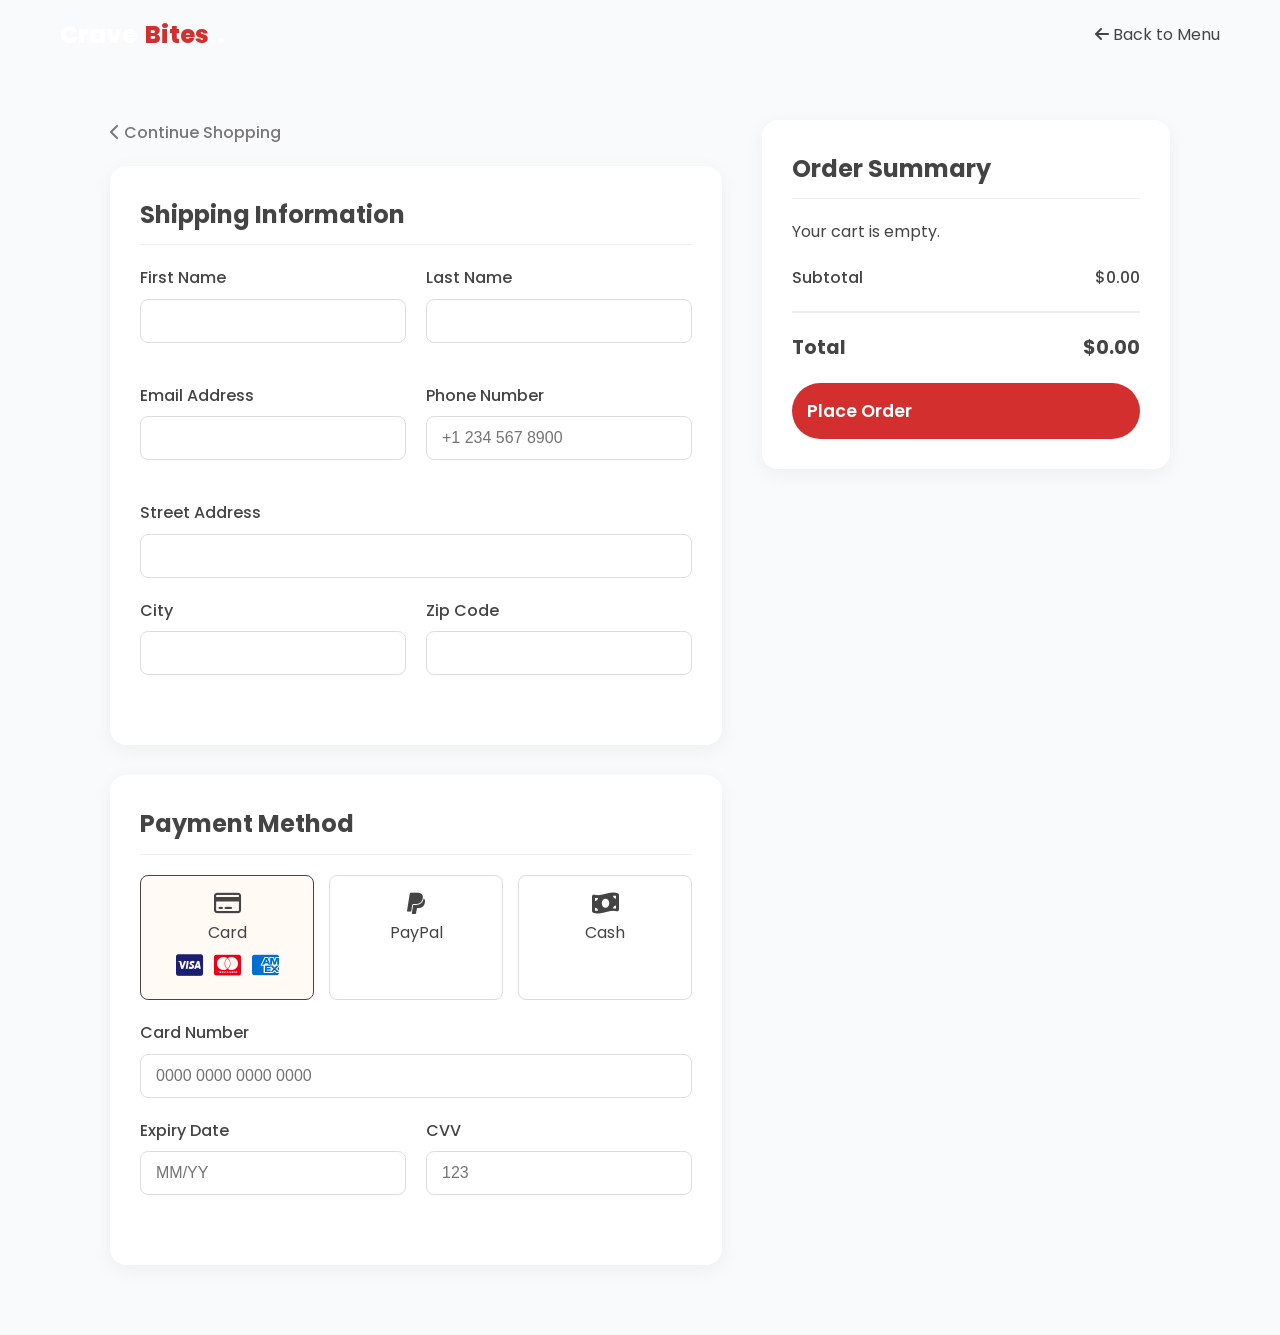
<file: checkout.html>
<!DOCTYPE html>
<html lang="en">

<head>
    <meta charset="UTF-8">
    <meta name="viewport" content="width=device-width, initial-scale=1.0">
    <title>Secure Checkout | CraveBites</title>
    <meta name="description"
        content="Complete your CraveBites order securely. Fast delivery, multiple payment options, and delicious food at your doorstep.">
    <meta name="keywords" content="checkout, food order, pay for food, CraveBites delivery">
    <link rel="preconnect" href="https://fonts.googleapis.com">
    <link rel="preconnect" href="https://fonts.gstatic.com" crossorigin>
    <link href="https://fonts.googleapis.com/css2?family=Poppins:wght@300;400;600;700&display=swap" rel="stylesheet">
    <link rel="stylesheet" href="https://cdnjs.cloudflare.com/ajax/libs/font-awesome/6.4.0/css/all.min.css">
    <link rel="apple-touch-icon" sizes="180x180" href="apple-touch-icon.png">
    <link rel="icon" type="image/png" sizes="32x32" href="favicon-32x32.png">
    <link rel="icon" type="image/png" sizes="16x16" href="favicon-16x16.png">
    <link rel="shortcut icon" href="favicon.ico" type="image/x-icon">
    <link rel="manifest" href="site.webmanifest">
    <link rel="stylesheet" href="style.css">
    <link rel="stylesheet" href="order-loader.css">
    <style>
        body {
            background-color: #f9fafb;
            padding-top: 80px;
        }

        .checkout-container {
            max-width: 1100px;
            margin: 40px auto;
            padding: 0 20px;
            display: grid;
            grid-template-columns: 1.5fr 1fr;
            gap: 40px;
        }

        .checkout-section {
            background: #fff;
            padding: 30px;
            border-radius: 16px;
            box-shadow: 0 5px 20px rgba(0, 0, 0, 0.05);
            margin-bottom: 30px;
        }

        .checkout-section h2 {
            font-size: 1.5rem;
            margin-bottom: 20px;
            color: var(--text-dark);
            border-bottom: 1px solid #eee;
            padding-bottom: 10px;
        }

        .form-row {
            display: grid;
            grid-template-columns: 1fr 1fr;
            gap: 20px;
            margin-bottom: 20px;
        }

        .form-group {
            margin-bottom: 20px;
        }

        .form-group label {
            display: block;
            margin-bottom: 8px;
            font-weight: 500;
            color: var(--text-dark);
        }

        .form-group input,
        .form-group select {
            width: 100%;
            padding: 12px 15px;
            border: 1px solid #ddd;
            border-radius: 8px;
            font-size: 1rem;
            outline: none;
            transition: border-color 0.3s;
        }

        .form-group input:focus,
        .form-group select:focus {
            border-color: var(--primary-color);
        }

        .order-summary {
            position: sticky;
            top: 100px;
        }

        .summary-item {
            display: flex;
            justify-content: space-between;
            margin-bottom: 15px;
            color: var(--text-light);
        }

        .summary-total {
            display: flex;
            justify-content: space-between;
            margin-top: 20px;
            padding-top: 20px;
            border-top: 2px solid #eee;
            font-size: 1.2rem;
            font-weight: 700;
            color: var(--text-dark);
        }

        .payment-methods {
            display: flex;
            gap: 15px;
            margin-bottom: 20px;
        }

        .payment-method {
            flex: 1;
            border: 1px solid #ddd;
            border-radius: 8px;
            padding: 15px;
            text-align: center;
            cursor: pointer;
            transition: all 0.3s;
        }

        .payment-method.active {
            border-color: var(--primary-color);
            background-color: rgba(255, 159, 28, 0.05);
        }

        .payment-method i {
            font-size: 1.5rem;
            margin-bottom: 5px;
            color: var(--text-dark);
        }

        .place-order-btn {
            width: 100%;
            padding: 15px;
            font-size: 1.1rem;
            margin-top: 20px;
        }

        .back-link {
            display: inline-block;
            margin-bottom: 20px;
            color: var(--text-light);
            font-weight: 500;
        }

        .back-link:hover {
            color: var(--primary-color);
        }

        @media (max-width: 768px) {
            body {
                padding-top: 70px;
            }

            .checkout-container {
                grid-template-columns: 1fr;
                gap: 30px;
                padding: 10px;
            }

            .checkout-section {
                padding: 20px;
            }

            .form-row {
                grid-template-columns: 1fr;
            }

            .payment-methods {
                flex-direction: column;
            }

            .order-summary {
                position: static;
                margin-top: 0;
            }
        }

        .card-logos {
            margin-top: 8px;
            font-size: 1.2rem;
            color: #666;
        }

        .card-logos i {
            margin: 0 3px;
        }

        .card-logos .fa-cc-visa {
            color: #1a1f71;
        }

        .card-logos .fa-cc-mastercard {
            color: #eb001b;
        }

        .card-logos .fa-cc-amex {
            color: #006fcf;
        }

        /* PayPal & Cash Details Styling */
        .payment-info_container {
            text-align: center;
            padding: 20px;
            display: none;
            /* Hidden by default */
        }

        .payment-icon-large {
            font-size: 3rem;
            margin-bottom: 15px;
        }

        .paypal-icon {
            color: #003087;
        }

        .cash-icon {
            color: #2ecc71;
        }

        .payment-msg {
            margin-bottom: 15px;
        }

        .cash-info-box {
            background: #f0fdf4;
            padding: 15px;
            border-radius: 8px;
            border: 1px solid #bbf7d0;
        }

        .cash-info-title {
            color: #15803d;
            margin-bottom: 5px;
        }

        .cash-info-text {
            font-size: 0.9rem;
            color: #166534;
        }
    </style>
</head>

<body>

    <!-- Navbar (Simplified) -->
    <nav class="navbar">
        <div class="container nav-container">
            <div class="nav-left">
                <a href="index.html" class="logo">Crave<span>Bites</span>.</a>
            </div>
            <div class="nav-right">
                <a href="index.html" class="nav-item">
                    <i class="fa-solid fa-arrow-left"></i> Back to Menu
                </a>
            </div>
        </div>
    </nav>

    <div class="checkout-container">
        <!-- Left Column: Forms -->
        <div class="checkout-left">
            <a href="index.html" class="back-link"><i class="fa-solid fa-chevron-left"></i> Continue Shopping</a>

            <div class="checkout-section">
                <h2>Shipping Information</h2>
                <form id="checkoutForm">
                    <div class="form-row">
                        <div class="form-group">
                            <label>First Name</label>
                            <input type="text" id="chkFirstName" required>
                        </div>
                        <div class="form-group">
                            <label>Last Name</label>
                            <input type="text" id="chkLastName" required>
                        </div>
                    </div>
                    <div class="form-row">
                        <div class="form-group">
                            <label>Email Address</label>
                            <input type="email" id="chkEmail" required>
                        </div>
                        <div class="form-group">
                            <label>Phone Number</label>
                            <input type="tel" id="chkPhone" placeholder="+1 234 567 8900" required>
                        </div>
                    </div>
                    <div class="form-group">
                        <label>Street Address</label>
                        <input type="text" id="chkAddress" required>
                    </div>
                    <div class="form-row">
                        <div class="form-group">
                            <label>City</label>
                            <input type="text" id="chkCity" required>
                        </div>
                        <div class="form-group">
                            <label>Zip Code</label>
                            <input type="text" id="chkZip" required>
                        </div>
                    </div>
                </form>
            </div>

            <div class="checkout-section">
                <h2>Payment Method</h2>
                <!-- ... (payment methods omitted for brevity, keeping existing structure) ... -->
                <div class="payment-methods">
                    <div class="payment-method active" onclick="selectPayment(this)" data-target="card-details">
                        <i class="fa-regular fa-credit-card"></i>
                        <p>Card</p>
                        <div class="card-logos">
                            <i class="fa-brands fa-cc-visa" title="Visa"></i>
                            <i class="fa-brands fa-cc-mastercard" title="Mastercard"></i>
                            <i class="fa-brands fa-cc-amex" title="American Express"></i>
                        </div>
                    </div>
                    <div class="payment-method" onclick="selectPayment(this)" data-target="paypal-details">
                        <i class="fa-brands fa-paypal"></i>
                        <p>PayPal</p>
                    </div>
                    <div class="payment-method" onclick="selectPayment(this)" data-target="cash-details">
                        <i class="fa-solid fa-money-bill-wave"></i>
                        <p>Cash</p>
                    </div>
                </div>

                <div id="card-details" class="payment-details">
                    <div class="form-group">
                        <label>Card Number</label>
                        <input type="text" placeholder="0000 0000 0000 0000">
                    </div>
                    <div class="form-row">
                        <div class="form-group">
                            <label>Expiry Date</label>
                            <input type="text" placeholder="MM/YY">
                        </div>
                        <div class="form-group">
                            <label>CVV</label>
                            <input type="text" placeholder="123">
                        </div>
                    </div>
                </div>

                <div id="paypal-details" class="payment-details payment-info_container">
                    <i class="fa-brands fa-paypal payment-icon-large paypal-icon"></i>
                    <p class="payment-msg">You will be redirected to PayPal to complete your purchase securely.</p>
                </div>

                <div id="cash-details" class="payment-details payment-info_container">
                    <i class="fa-solid fa-money-bill-wave payment-icon-large cash-icon"></i>
                    <div class="cash-info-box">
                        <h4 class="cash-info-title">Pay on Delivery</h4>
                        <p class="cash-info-text">Please have the exact amount ready upon delivery.</p>
                    </div>
                </div>
            </div>
        </div>

        <!-- Right Column: Order Summary -->
        <div class="checkout-right">
            <div class="checkout-section order-summary">
                <h2>Order Summary</h2>
                <div id="checkoutItems">
                    <!-- Items injected via JS -->
                </div>

                <div class="summary-total"
                    style="border-top: none; padding-top: 10px; margin-top: 10px; font-size: 1rem; font-weight: 500;">
                    <span>Subtotal</span>
                    <span id="checkoutSubtotal">$0.00</span>
                </div>
                <div class="summary-total" id="checkoutDiscountRow"
                    style="border-top: none; padding-top: 5px; margin-top: 0; font-size: 1rem; font-weight: 500; color: #2ecc71; display: none;">
                    <span>Discount</span>
                    <span id="checkoutDiscount">-$0.00</span>
                </div>

                <div class="summary-total">
                    <span>Total</span>
                    <span id="checkoutTotal">$0.00</span>
                </div>

                <button class="btn btn-primary place-order-btn" onclick="placeOrder()">Place Order</button>
            </div>
        </div>
    </div>

    <script>
        // Load Cart from LocalStorage (Simulated for this demo since we didn't implement LS persistence yet)
        // In a real app, we'd read from localStorage. For now, we'll just show a demo state or try to read if we add persistence.

        // Let's add simple persistence to script.js first, but for now, let's just show how it looks.

        function selectPayment(element) {
            // Remove active class from all methods
            document.querySelectorAll('.payment-method').forEach(el => el.classList.remove('active'));
            // Add active class to clicked method
            element.classList.add('active');

            // Hide all details
            document.querySelectorAll('.payment-details').forEach(el => el.style.display = 'none');

            // Show target details
            const targetId = element.getAttribute('data-target');
            if (targetId) {
                document.getElementById(targetId).style.display = 'block';
            }
        }

        // --- ORDER LOADER ANIMATION LOGIC ---
        function runOrderAnimation(callback) {
            const overlay = document.getElementById('orderLoaderOverlay');
            const stages = [
                document.getElementById('stage1'),
                document.getElementById('stage2'),
                document.getElementById('stage3')
            ];
            const dots = [
                document.getElementById('dot1'),
                document.getElementById('dot2'),
                document.getElementById('dot3')
            ];

            // Reset to initial state
            stages.forEach(s => s.classList.remove('active'));
            dots.forEach(d => d.classList.remove('active'));
            stages[0].classList.add('active');
            dots[0].classList.add('active');

            overlay.style.display = 'flex';
            overlay.style.opacity = '1';

            let currentStage = 0;

            const nextStage = () => {
                if (currentStage < stages.length - 1) {
                    stages[currentStage].classList.remove('active');
                    dots[currentStage].classList.remove('active');

                    currentStage++;

                    stages[currentStage].classList.add('active');
                    dots[currentStage].classList.add('active');

                    setTimeout(nextStage, 2000); // 2 seconds per stage
                } else {
                    // Final Success
                    setTimeout(() => {
                        overlay.style.opacity = '0';
                        setTimeout(() => {
                            overlay.style.display = 'none';
                            if (callback) callback();
                        }, 500);
                    }, 1500);
                }
            };

            setTimeout(nextStage, 2000);
        }

        function showCustomAlert(message) {
            const modal = document.getElementById('customAlertModal');
            const messageEl = document.getElementById('customAlertMessage');
            if (modal && messageEl) {
                messageEl.innerText = message;
                modal.style.display = 'flex';
            } else {
                alert(message); // Fallback
            }
        }

        function placeOrder() {
            // Basic Form Validation
            const fName = document.getElementById('chkFirstName').value;
            const lName = document.getElementById('chkLastName').value;
            const email = document.getElementById('chkEmail').value;
            const phone = document.getElementById('chkPhone').value;
            const address = document.getElementById('chkAddress').value;
            const city = document.getElementById('chkCity').value;
            const zip = document.getElementById('chkZip').value;

            if (!fName || !lName || !email || !phone || !address || !city || !zip) {
                showCustomAlert('Please fill in all shipping fields before placing your order.');
                return;
            }

            const activePaymentEl = document.querySelector('.payment-method.active p');
            const paymentMethod = activePaymentEl ? activePaymentEl.innerText : 'Not Selected';

            const btn = document.querySelector('.place-order-btn');
            const originalText = btn.innerText;
            btn.innerText = 'Processing...';
            btn.disabled = true;

            runOrderAnimation(() => {
                // Generate Order ID
                const orderId = 'ORD-' + Math.floor(100000 + Math.random() * 900000);

                // Get Cart and Total
                const storedCart = JSON.parse(localStorage.getItem('craveBitesCart')) || [];
                // Clean total string to number
                const totalString = document.getElementById('checkoutTotal').innerText;
                const totalAmount = parseFloat(totalString.replace('$', ''));

                // --- SEND EMAIL NOTIFICATION (Formspree) ---
                let emailBody = `NEW ORDER RECEIVED FROM ${fName} ${lName}\n\n`;
                emailBody += `--- CUSTOMER DETAILS ---\n`;
                emailBody += `Email: ${email}\n`;
                emailBody += `Phone: ${phone}\n`;
                emailBody += `Address: ${address}, ${city} ${zip}\n\n`;
                emailBody += `--- ORDER SUMMARY ---\n`;
                emailBody += `Order ID: ${orderId}\n`;
                emailBody += `Payment Method: ${paymentMethod}\n`;
                emailBody += `Items:\n`;

                storedCart.forEach(item => {
                    emailBody += `- ${item.title} x ${item.quantity} ($${(item.price * item.quantity).toFixed(2)})\n`;
                });

                emailBody += `\nTotal Amount: ${totalString}\n`;
                emailBody += `---------------------------`;

                // --- SEND EMAIL NOTIFICATION (Formspree) ---
                const orderData = {
                    name: `${fName} ${lName}`,
                    email: email,
                    phone: phone,
                    order_id: orderId,
                    payment: paymentMethod,
                    message: emailBody,
                    _subject: `New CraveBites Order - ${orderId}`
                };

                fetch('https://formspree.io/f/xykkyovd', {
                    method: 'POST',
                    body: JSON.stringify(orderData),
                    headers: {
                        'Content-Type': 'application/json',
                        'Accept': 'application/json'
                    }
                }).then(response => {
                    if (!response.ok) console.error('Formspree response error:', response.statusText);
                }).catch(err => console.error('Order notification failed:', err));

                // --- AWARD POINTS (2 points per $1) - ONLY if no discount applied ---
                const appliedCoupon = localStorage.getItem('craveBitesAppliedCoupon');
                let pointsEarned = 0;

                if (!appliedCoupon) {
                    pointsEarned = Math.floor(totalAmount * 2);
                }

                // FINAL POINTS CALCULATION
                let currentPoints = parseInt(localStorage.getItem('craveBitesPoints')) || 0;

                // Deduct any pending reward cost used for this order
                const pendingCost = parseInt(localStorage.getItem('craveBitesActiveRewardCost')) || 0;
                if (pendingCost > 0) {
                    currentPoints = Math.max(0, currentPoints - pendingCost);
                    localStorage.removeItem('craveBitesActiveRewardCost'); // Clear pending
                }

                currentPoints += pointsEarned;
                localStorage.setItem('craveBitesPoints', currentPoints);

                // Mark one-time use coupons as used
                if (appliedCoupon) {
                    const oneTimeUseCoupons = ['CRAVE50']; // List of one-time use coupons
                    if (oneTimeUseCoupons.includes(appliedCoupon)) {
                        const user = JSON.parse(localStorage.getItem('craveBitesUser'));
                        if (user) {
                            const usedCoupons = JSON.parse(localStorage.getItem('craveBitesUsedCoupons')) || {};
                            const userEmail = user.email;

                            if (!usedCoupons[userEmail]) {
                                usedCoupons[userEmail] = [];
                            }

                            if (!usedCoupons[userEmail].includes(appliedCoupon)) {
                                usedCoupons[userEmail].push(appliedCoupon);
                                localStorage.setItem('craveBitesUsedCoupons', JSON.stringify(usedCoupons));
                            }
                        }
                    }
                }

                // Sync with Firebase
                if (window.saveUserData) window.saveUserData();

                // Create Order Object
                const order = {
                    id: orderId,
                    date: new Date().toISOString(),
                    items: storedCart,
                    total: totalString,
                    pointsEarned: pointsEarned,
                    status: 'Preparing',
                    estimatedTime: '30-45 mins'
                };

                // Save to LocalStorage
                const orders = JSON.parse(localStorage.getItem('craveBitesOrders')) || [];
                orders.unshift(order);
                localStorage.setItem('craveBitesOrders', JSON.stringify(orders));

                // Show Success Modal content
                const msg = pointsEarned > 0
                    ? `YOU EARNED<br><span style="font-size: 2.5rem; font-weight: 800; color: #e67e22; line-height: 1;">+${pointsEarned}</span><br><span style="font-size: 1rem; color: #555;">POINTS!</span>`
                    : `<span style="font-size: 1.2rem; color: #7f8c8d;">No Points Earned</span><br><span style="font-size: 0.8rem; color: #999;">(Discount Applied)</span>`;

                const pointsDisplay = document.getElementById('pointsEarnedDisplay');
                if (pointsDisplay) pointsDisplay.innerHTML = msg;

                // Populate Order Summary Display
                const summaryDisplay = document.getElementById('orderSummaryDisplay');
                if (summaryDisplay) {
                    let summaryHTML = `<h4 style="margin-bottom: 10px; color: #2c3e50;">Order: ${orderId}</h4>`;
                    summaryHTML += `<ul style="list-style: none; padding: 0;">`;
                    storedCart.forEach(item => {
                        summaryHTML += `<li style="display: flex; justify-content: space-between; margin-bottom: 5px; border-bottom: 1px dashed #eee; padding-bottom: 5px;">
                            <span>${item.title} x ${item.quantity}</span>
                            <span style="font-weight: 600;">$${(item.price * item.quantity).toFixed(2)}</span>
                        </li>`;
                    });
                    summaryHTML += `</ul>`;
                    summaryHTML += `<div style="display: flex; justify-content: space-between; margin-top: 10px; font-weight: 700; color: #e67e22;">
                        <span>Final Total:</span>
                        <span>${totalString}</span>
                    </div>`;
                    summaryDisplay.innerHTML = summaryHTML;
                }

                // Clear Cart Data
                localStorage.removeItem('craveBitesCart');
                localStorage.removeItem('craveBitesAppliedCoupon');

                // Show Modal
                const modal = document.getElementById('orderSuccessModal');
                modal.style.display = 'flex';

                // Handle Redirect
                document.getElementById('trackOrderBtn').onclick = function () {
                    window.location.href = 'tracking.html?orderId=' + orderId;
                };

                // Restore button state
                btn.innerText = originalText;
                btn.disabled = false;

                // Reset Form and Summary
                document.getElementById('checkoutItems').innerHTML = '<p>Your cart is empty.</p>';
                document.getElementById('checkoutTotal').innerText = '$0.00';
                if (document.getElementById('checkoutSubtotal')) document.getElementById('checkoutSubtotal').innerText = '$0.00';
                const discountRow = document.getElementById('checkoutDiscountRow');
                if (discountRow) discountRow.style.display = 'none';

                // Clear inputs
                document.querySelectorAll('.form-group input').forEach(input => input.value = '');
            });
        }

        function renderOrderSummary() {
            const checkoutItems = document.getElementById('checkoutItems');
            const checkoutTotal = document.getElementById('checkoutTotal');
            const storedCart = localStorage.getItem('craveBitesCart');
            let subtotal = 0;

            if (storedCart) {
                const cart = JSON.parse(storedCart);
                const coupons = {
                    'SAVE10': 0.10,
                    'FREESHIPPING': 0,
                    'WELCOME20': 0.20,
                    'CRAVE50': 0.50,
                    'CRAVE5': 0.50,
                    'SAVE20': 0.20,
                    'BIG30': 0.30,
                    'CRAVE5REWARD': 5.00
                };
                const appliedCoupon = localStorage.getItem('craveBitesAppliedCoupon');

                if (cart.length === 0) {
                    checkoutItems.innerHTML = '<p>Your cart is empty.</p>';
                } else {
                    checkoutItems.innerHTML = ''; // Clear prev
                    cart.forEach(item => {
                        subtotal += item.price * item.quantity;
                        checkoutItems.innerHTML += `
                            <div class="summary-item">
                                <span>${item.title} x ${item.quantity}</span>
                                <span>$${(item.price * item.quantity).toFixed(2)}</span>
                            </div>
                        `;
                    });

                    let discount = 0;
                    if (appliedCoupon && coupons[appliedCoupon]) {
                        const value = coupons[appliedCoupon];
                        if (value > 1) discount = value;
                        else discount = subtotal * value;
                        if (discount > subtotal) discount = subtotal;
                    }

                    const total = subtotal - discount;

                    if (document.getElementById('checkoutSubtotal'))
                        document.getElementById('checkoutSubtotal').innerText = '$' + subtotal.toFixed(2);

                    const discountRow = document.getElementById('checkoutDiscountRow');
                    if (discountRow) {
                        if (discount > 0 || appliedCoupon === 'FREESHIPPING') {
                            discountRow.style.display = 'flex';
                            const discountEl = document.getElementById('checkoutDiscount');
                            if (appliedCoupon === 'FREESHIPPING') {
                                discountEl.innerText = 'Free Delivery';
                                discountEl.style.color = '#2ecc71';
                            } else {
                                discountEl.innerText = '-$' + discount.toFixed(2);
                                discountEl.style.color = '#e74c3c';
                            }
                        } else {
                            discountRow.style.display = 'none';
                        }
                    }

                    checkoutTotal.innerText = '$' + total.toFixed(2);
                }
            } else {
                checkoutItems.innerHTML = '<p>Your cart is empty.</p>';
                checkoutTotal.innerText = '$0.00';
            }
        }

        renderOrderSummary();

    </script>
    <!-- Success Modal -->
    <div id="orderSuccessModal" class="modal-overlay">
        <div class="success-modal-content">
            <button class="modal-close-btn" onclick="document.getElementById('orderSuccessModal').style.display='none'">
                <i class="fa-solid fa-xmark"></i>
            </button>
            <div class="success-icon">
                <i class="fa-solid fa-circle-check"></i>
            </div>
            <h2>Order Placed!</h2>
            <p>Thank you for your order. We've received your request.</p>

            <div id="pointsEarnedDisplay" class="points-display">
                <!-- Dynamic Content -->
            </div>

            <div id="orderSummaryDisplay" class="order-summary-box">
                <!-- Order Summary will be injected here -->
            </div>

            <div class="modal-actions">
                <button id="trackOrderBtn" class="primary-modal-btn">
                    Track Your Food
                </button>
                <button id="closeSuccessModal" class="secondary-modal-btn"
                    onclick="document.getElementById('orderSuccessModal').style.display='none'">
                    Cancel
                </button>
            </div>
        </div>
    </div>

    <style>
        .modal-overlay {
            display: none;
            position: fixed;
            z-index: 9999;
            left: 0;
            top: 0;
            width: 100%;
            height: 100%;
            background-color: rgba(0, 0, 0, 0.8);
            -webkit-backdrop-filter: blur(10px);
            backdrop-filter: blur(10px);
            align-items: center;
            justify-content: center;
        }

        .success-modal-content {
            position: relative;
            background: #ffffff;
            padding: 30px 25px;
            border-radius: 40px;
            text-align: center;
            max-width: 450px;
            width: 90%;
            box-shadow: 0 30px 100px rgba(0, 0, 0, 0.4);
            animation: popIn 0.4s cubic-bezier(0.175, 0.885, 0.32, 1.275);
        }

        .modal-close-btn {
            position: absolute;
            top: 20px;
            right: 20px;
            background: #f8f9fa;
            border: none;
            width: 32px;
            height: 32px;
            border-radius: 50%;
            font-size: 1rem;
            cursor: pointer;
            color: #95a5a6;
            transition: all 0.2s;
            display: flex;
            align-items: center;
            justify-content: center;
        }

        .modal-close-btn:hover {
            background: #eee;
            color: #333;
        }

        .success-icon {
            font-size: 2.5rem;
            color: #2c3e50;
            margin-bottom: 10px;
        }

        .success-modal-content h2 {
            color: #2c3e50;
            margin-bottom: 8px;
            font-family: 'Poppins', sans-serif;
            font-size: 2.2rem;
            font-weight: 800;
        }

        .success-modal-content p {
            color: #333;
            margin-bottom: 15px;
            font-family: 'Poppins', sans-serif;
            font-size: 1rem;
            font-weight: 500;
            line-height: 1.4;
        }

        .points-display {
            background: #fff9f5;
            border: 2px dashed #f39c12;
            color: #2c3e50;
            padding: 12px;
            border-radius: 15px;
            margin-bottom: 15px;
            font-family: 'Poppins', sans-serif;
            text-transform: uppercase;
            letter-spacing: 1px;
            font-weight: 700;
        }

        .order-summary-box {
            background: #fdf2e9;
            padding: 12px;
            border-radius: 12px;
            margin-bottom: 15px;
            text-align: left;
            font-size: 0.9rem;
            color: #444;
            max-height: 180px;
            overflow-y: auto;
            border: 1px solid rgba(230, 126, 34, 0.1);
        }

        .modal-actions {
            display: flex;
            flex-direction: column;
            gap: 12px;
        }

        .primary-modal-btn {
            background: #f39c12;
            color: #000;
            border: 2px solid #000;
            padding: 12px;
            font-size: 1.1rem;
            border-radius: 8px;
            cursor: pointer;
            width: 100%;
            font-weight: 700;
            transition: all 0.2s;
            display: flex;
            align-items: center;
            justify-content: center;
            gap: 10px;
        }

        .primary-modal-btn:hover {
            transform: scale(1.02);
            background: #e67e22;
        }

        .secondary-modal-btn {
            background: #f1f2f6;
            color: #57606f;
            border: 2px solid #ccc;
            padding: 12px;
            font-size: 1rem;
            border-radius: 8px;
            cursor: pointer;
            width: 100%;
            font-weight: 600;
            transition: all 0.2s;
        }

        .secondary-modal-btn:hover {
            background: #dfe4ea;
            color: #2f3542;
            border-color: #999;
        }

        @keyframes popIn {
            0% {
                transform: scale(0.8) translateY(20px);
                opacity: 0;
            }

            100% {
                transform: scale(1) translateY(0);
                opacity: 1;
            }
        }
    </style>
    <!-- Firebase SDKs (Compat) - REMOVED
    <script src="https://www.gstatic.com/firebasejs/9.22.0/firebase-app-compat.js"></script>
    <script src="https://www.gstatic.com/firebasejs/9.22.0/firebase-auth-compat.js"></script>
    <script src="https://www.gstatic.com/firebasejs/9.22.0/firebase-firestore-compat.js"></script>
    -->

    <!-- Project Scripts -->
    <!-- <script src="firebase-config.js"></script> -->
    <!-- <script src="firebase-manager.js"></script> -->
    <!-- Order Loader Overlay -->
    <div class="order-loader-overlay" id="orderLoaderOverlay">
        <div class="order-loader-content">
            <!-- Stage 1: Cooking -->
            <div class="order-stage active" id="stage1">
                <div class="cook-animation">
                    <i class="fa-solid fa-kitchen-set"></i>
                </div>
                <h2>Chefs are cooking...</h2>
                <p>We're preparing your favorite meal with care.</p>
            </div>
            <!-- Stage 2: Packing -->
            <div class="order-stage" id="stage2">
                <div class="package-animation">
                    <i class="fa-solid fa-box-open"></i>
                </div>
                <h2>Packing your order...</h2>
                <p>Ensuring everything is fresh and ready.</p>
            </div>
            <!-- Stage 3: Delivery -->
            <div class="order-stage" id="stage3">
                <div class="delivery-animation">
                    <i class="fa-solid fa-motorcycle"></i>
                </div>
                <h2>Almost there!</h2>
                <p>Assigned to a delivery partner...</p>
            </div>

            <!-- Progress Dots -->
            <div class="order-progress-dots">
                <div class="order-dot active" id="dot1"></div>
                <div class="order-dot" id="dot2"></div>
                <div class="order-dot" id="dot3"></div>
            </div>
        </div>
    </div>
    <!-- Custom Alert Modal -->
    <div id="customAlertModal"
        style="display: none; position: fixed; z-index: 10001; left: 0; top: 0; width: 100%; height: 100%; background-color: rgba(0,0,0,0.5); align-items: center; justify-content: center;">
        <div
            style="background: white; padding: 30px; border-radius: 20px; text-align: center; max-width: 400px; width: 90%; box-shadow: 0 10px 30px rgba(0,0,0,0.1); animation: popIn 0.3s ease-out;">
            <div style="font-size: 3rem; color: #f39c12; margin-bottom: 15px;"><i
                    class="fa-solid fa-triangle-exclamation"></i></div>
            <h3 style="color: #2c3e50; margin-bottom: 10px; font-family: 'Outfit', sans-serif;">Wait a Moment!</h3>
            <p id="customAlertMessage" style="color: #7f8c8d; margin-bottom: 25px; font-family: 'Outfit', sans-serif;">
                Please fill in all shipping fields.</p>
            <button onclick="document.getElementById('customAlertModal').style.display='none'"
                style="background: #e67e22; color: white; border: none; padding: 12px 30px; font-size: 1rem; border-radius: 25px; cursor: pointer; font-weight: 600; transition: transform 0.2s;">
                Got it!
            </button>
        </div>
    </div>

</body>

</html>
</file>
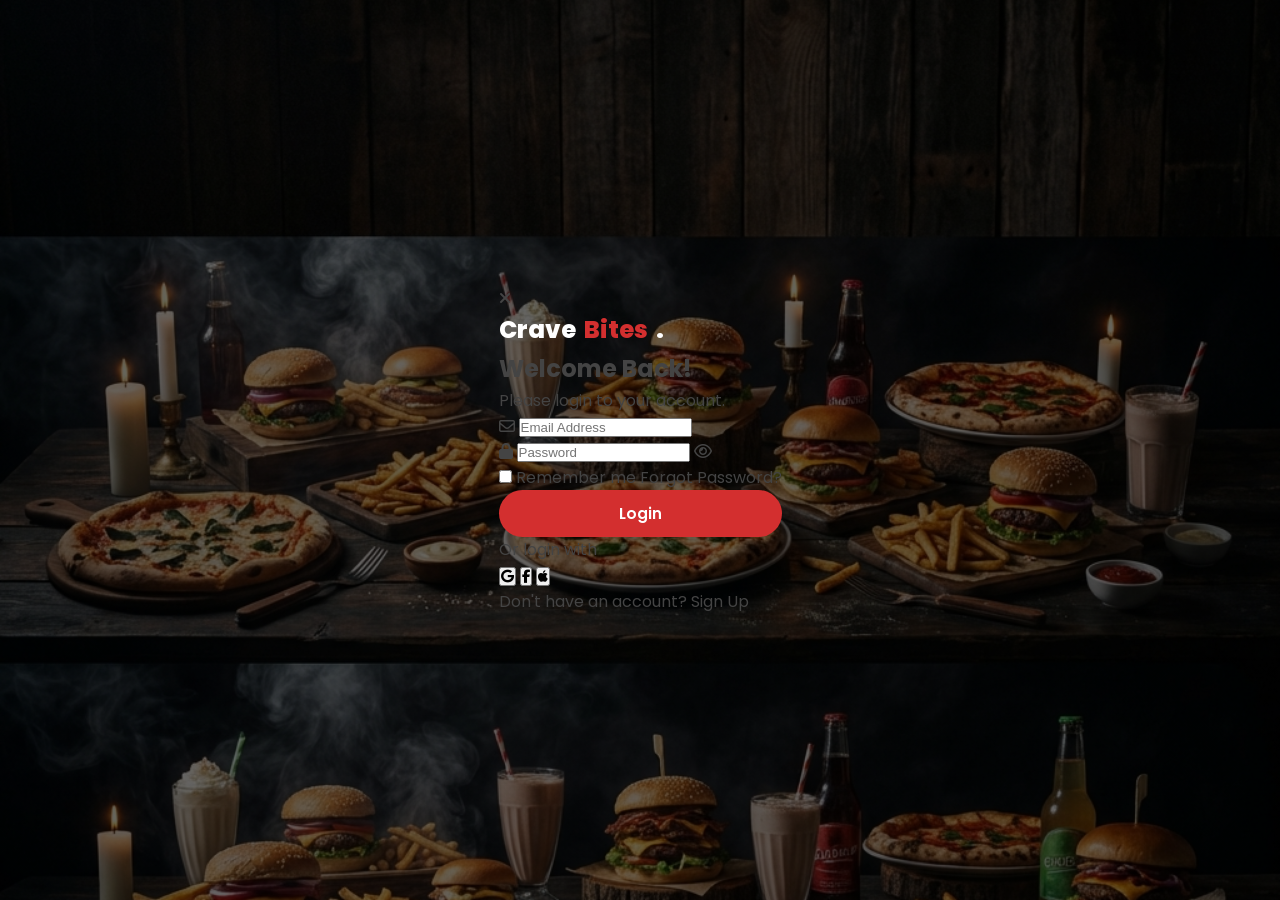
<file: login.html>
<!DOCTYPE html>
<html lang="en">

<head>
    <meta charset="UTF-8">
    <meta name="viewport" content="width=device-width, initial-scale=1.0">
    <title>Login | CraveBites</title>
    <link rel="preconnect" href="https://fonts.googleapis.com">
    <link rel="preconnect" href="https://fonts.gstatic.com" crossorigin>
    <link href="https://fonts.googleapis.com/css2?family=Poppins:wght@300;400;600;700&display=swap" rel="stylesheet">
    <link rel="stylesheet" href="https://cdnjs.cloudflare.com/ajax/libs/font-awesome/6.4.0/css/all.min.css">
    <link rel="apple-touch-icon" sizes="180x180" href="apple-touch-icon.png">
    <link rel="icon" type="image/png" sizes="32x32" href="favicon-32x32.png">
    <link rel="icon" type="image/png" sizes="16x16" href="favicon-16x16.png">
    <link rel="shortcut icon" href="favicon.ico" type="image/x-icon">
    <link rel="manifest" href="site.webmanifest">
    <link rel="stylesheet" href="style.css">
    <style>
        /* Inline styles for specific login page overrides or unique elements if needed, 
           but mostly will try to use style.css. 
           Adding a specific body class or ID for scoping might be better. */
        body.login-page {
            background: linear-gradient(rgba(0, 0, 0, 0.6), rgba(0, 0, 0, 0.6)), url('assets/hero-parallax.png');
            background-size: cover;
            background-position: center;
            background-attachment: fixed;
            background-repeat: no-repeat;
            background-color: #1a1a1a;
            display: flex;
            justify-content: center;
            align-items: center;
            min-height: 100vh;
            padding: 20px;
            margin: 0;
        }
    </style>
</head>

<body class="login-page">
    <div class="login-container">
        <a href="index.html" class="close-login"><i class="fa-solid fa-xmark"></i></a>
        <div class="login-header">
            <a href="index.html" class="logo">Crave<span>Bites</span>.</a>
            <h2>Welcome Back!</h2>
            <p>Please login to your account.</p>
        </div>

        <form class="login-form" id="loginForm">
            <div class="input-group">
                <i class="fa-regular fa-envelope"></i>
                <input type="email" id="email" placeholder="Email Address" required>
            </div>
            <div class="input-group">
                <i class="fa-solid fa-lock"></i>
                <input type="password" id="password" placeholder="Password" required>
                <i class="fa-regular fa-eye toggle-password"></i>
            </div>

            <div class="form-actions">
                <label class="remember-me">
                    <input type="checkbox"> Remember me
                </label>
                <a href="#" class="forgot-password">Forgot Password?</a>
            </div>

            <button type="submit" class="btn btn-primary btn-block">Login</button>
        </form>

        <div class="social-login">
            <p>Or login with</p>
            <div class="social-icons">
                <button class="social-btn google"><i class="fa-brands fa-google"></i></button>
                <button class="social-btn facebook"><i class="fa-brands fa-facebook-f"></i></button>
                <button class="social-btn apple"><i class="fa-brands fa-apple"></i></button>
            </div>
        </div>

        <div class="login-footer">
            <p>Don't have an account? <a href="#">Sign Up</a></p>
        </div>
    </div>

    <script src="script.js"></script>
    <script>
        // Simple script for password toggle and form submission
        const togglePassword = document.querySelector('.toggle-password');
        const passwordInput = document.querySelector('#password');

        togglePassword.addEventListener('click', function () {
            const type = passwordInput.getAttribute('type') === 'password' ? 'text' : 'password';
            passwordInput.setAttribute('type', type);
            this.classList.toggle('fa-eye');
            this.classList.toggle('fa-eye-slash');
        });

        document.getElementById('loginForm').addEventListener('submit', function (e) {
            e.preventDefault();
            const btn = this.querySelector('button[type="submit"]');
            const originalText = btn.innerText;

            btn.innerText = 'Logging in...';
            btn.style.opacity = '0.7';

            // Simulate API call
            setTimeout(() => {
                btn.innerText = 'Success!';
                btn.style.backgroundColor = '#2EC4B6';

                setTimeout(() => {
                    window.location.href = 'index.html';
                }, 1000);
            }, 1500);
        });
    </script>
</body>

</html>
</file>
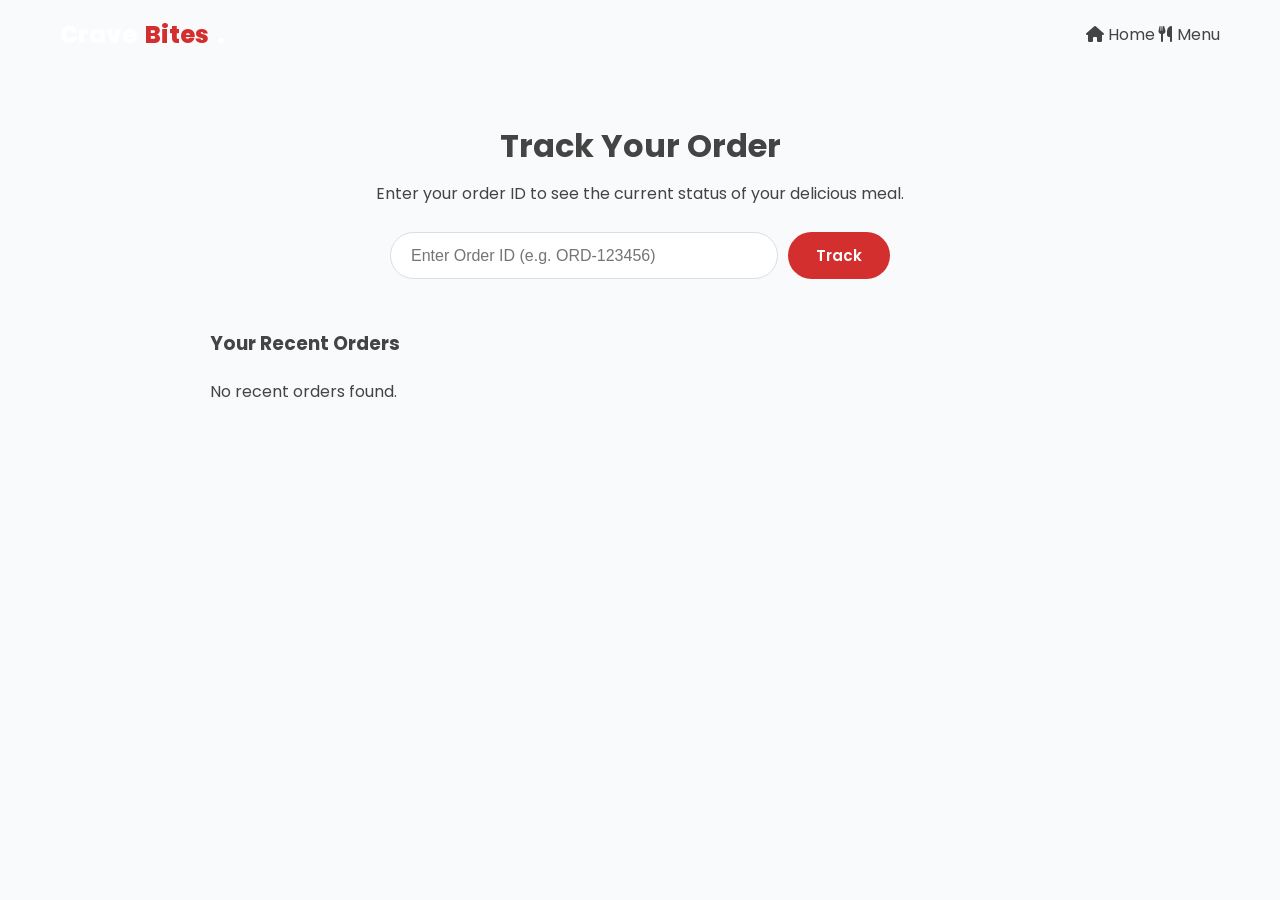
<file: tracking.html>
<!DOCTYPE html>
<html lang="en">

<head>
    <meta charset="UTF-8">
    <meta name="viewport" content="width=device-width, initial-scale=1.0">
    <title>Track Order | CraveBites</title>
    <link rel="preconnect" href="https://fonts.googleapis.com">
    <link rel="preconnect" href="https://fonts.gstatic.com" crossorigin>
    <link href="https://fonts.googleapis.com/css2?family=Poppins:wght@300;400;600;700&display=swap" rel="stylesheet">
    <link rel="stylesheet" href="https://cdnjs.cloudflare.com/ajax/libs/font-awesome/6.4.0/css/all.min.css">
    <link rel="apple-touch-icon" sizes="180x180" href="apple-touch-icon.png">
    <link rel="icon" type="image/png" sizes="32x32" href="favicon-32x32.png">
    <link rel="icon" type="image/png" sizes="16x16" href="favicon-16x16.png">
    <link rel="shortcut icon" href="favicon.ico" type="image/x-icon">
    <link rel="manifest" href="site.webmanifest">
    <link rel="stylesheet" href="style.css">
    <style>
        body {
            background-color: #f9fafb;
            padding-top: 80px;
        }

        .tracking-container {
            max-width: 900px;
            margin: 40px auto;
            padding: 0 20px;
        }

        .tracking-header {
            text-align: center;
            margin-bottom: 40px;
        }

        .tracking-header h2 {
            font-size: 2rem;
            color: var(--text-dark);
            margin-bottom: 10px;
        }

        .track-input-group {
            max-width: 500px;
            margin: 0 auto;
            display: flex;
            gap: 10px;
        }

        .track-input-group input {
            flex: 1;
            padding: 12px 20px;
            border: 1px solid #ddd;
            border-radius: 50px;
            font-size: 1rem;
            outline: none;
        }

        .track-input-group input:focus {
            border-color: var(--primary-color);
        }

        /* Order Status Card */
        .order-status-card {
            background: #fff;
            border-radius: 16px;
            box-shadow: 0 5px 20px rgba(0, 0, 0, 0.05);
            padding: 40px;
            margin-bottom: 40px;
            display: none;
            /* Hidden by default */
        }

        .order-status-card.active {
            display: block;
            animation: fadeIn 0.5s ease;
        }

        @keyframes fadeIn {
            from {
                opacity: 0;
                transform: translateY(10px);
            }

            to {
                opacity: 1;
                transform: translateY(0);
            }
        }

        .order-info-header {
            display: flex;
            justify-content: space-between;
            align-items: center;
            margin-bottom: 30px;
            padding-bottom: 20px;
            border-bottom: 1px solid #eee;
            flex-wrap: wrap;
            gap: 15px;
        }

        .order-id h3 {
            font-size: 1.5rem;
            color: var(--text-dark);
        }

        .order-id p {
            color: var(--text-light);
            font-size: 0.9rem;
        }

        .estimated-time {
            text-align: right;
        }

        .estimated-time span {
            display: block;
            font-size: 0.9rem;
            color: var(--text-light);
        }

        .estimated-time strong {
            font-size: 1.2rem;
            color: var(--primary-color);
        }

        /* Timeline */
        .timeline {
            position: relative;
            margin: 40px 0;
            padding: 0 20px;
        }

        .progress-bar {
            position: absolute;
            top: 50%;
            left: 0;
            transform: translateY(-50%);
            width: 100%;
            height: 4px;
            background-color: #eee;
            z-index: 1;
        }

        .progress-fill {
            height: 100%;
            background-color: var(--primary-color);
            transition: width 1s ease;
            width: 0%;
        }

        .steps {
            display: flex;
            justify-content: space-between;
            position: relative;
            z-index: 2;
        }

        .step {
            text-align: center;
            width: 80px;
        }

        .step-icon {
            width: 40px;
            height: 40px;
            background-color: #fff;
            border: 2px solid #ddd;
            border-radius: 50%;
            display: flex;
            justify-content: center;
            align-items: center;
            margin: 0 auto 10px;
            color: #ddd;
            transition: all 0.3s ease;
        }

        .step.active .step-icon {
            border-color: var(--primary-color);
            background-color: var(--primary-color);
            color: #fff;
            box-shadow: 0 0 0 4px rgba(255, 159, 28, 0.2);
        }

        .step.completed .step-icon {
            border-color: var(--primary-color);
            background-color: var(--primary-color);
            color: #fff;
        }

        .step p {
            font-size: 0.9rem;
            color: var(--text-light);
            font-weight: 500;
        }

        .step.active p {
            color: var(--text-dark);
            font-weight: 600;
        }

        /* Recent Orders */
        .recent-orders {
            margin-top: 50px;
        }

        .recent-orders h3 {
            margin-bottom: 20px;
            color: var(--text-dark);
        }

        .order-list {
            display: grid;
            gap: 20px;
        }

        .order-item {
            background: #fff;
            padding: 20px;
            border-radius: 12px;
            display: flex;
            justify-content: space-between;
            align-items: center;
            box-shadow: 0 2px 10px rgba(0, 0, 0, 0.03);
            transition: var(--transition);
            cursor: pointer;
        }

        .order-item:hover {
            transform: translateY(-3px);
            box-shadow: 0 5px 15px rgba(0, 0, 0, 0.08);
        }

        .order-summary-mini h4 {
            color: var(--text-dark);
            margin-bottom: 5px;
        }

        .order-summary-mini p {
            color: var(--text-light);
            font-size: 0.9rem;
        }

        .order-status-badge {
            padding: 5px 12px;
            border-radius: 20px;
            font-size: 0.8rem;
            font-weight: 600;
        }

        .status-preparing {
            background: #fff3cd;
            color: #856404;
        }

        .status-delivery {
            background: #d4edda;
            color: #155724;
        }

        .status-completed {
            background: #cce5ff;
            color: #004085;
        }

        @media (max-width: 600px) {
            .steps {
                flex-direction: column;
                gap: 30px;
            }

            .progress-bar {
                width: 4px;
                height: 100%;
                left: 20px;
                /* Adjust based on icon centering */
                top: 0;
                transform: none;
            }

            .progress-fill {
                width: 100%;
                height: 0%;
            }

            .step {
                display: flex;
                align-items: center;
                gap: 15px;
                width: 100%;
                text-align: left;
            }

            .step-icon {
                margin: 0;
            }

            .order-info-header {
                flex-direction: column;
                align-items: flex-start;
                text-align: left;
            }

            .estimated-time {
                text-align: left;
            }
        }

        /* Driver Info */
        .driver-info {
            display: none;
            background: #f8f9fa;
            border-radius: 12px;
            padding: 20px;
            margin-top: 30px;
            align-items: center;
            gap: 20px;
            border: 1px solid #eee;
            animation: fadeIn 0.5s ease;
        }

        .driver-info.active {
            display: flex;
        }

        .driver-avatar {
            width: 60px;
            height: 60px;
            background: #e0e0e0;
            border-radius: 50%;
            display: flex;
            justify-content: center;
            align-items: center;
            font-size: 1.5rem;
            color: #777;
        }

        .driver-details {
            flex: 1;
        }

        .driver-details h4 {
            font-size: 0.9rem;
            color: var(--text-light);
            margin-bottom: 5px;
        }

        .driver-details p {
            font-size: 1.1rem;
            font-weight: 600;
            color: var(--text-dark);
            margin-bottom: 5px;
        }

        .driver-rating {
            font-size: 0.9rem;
            color: #FFC107;
        }

        .driver-actions {
            display: flex;
            gap: 10px;
        }

        .btn-icon {
            width: 40px;
            height: 40px;
            border-radius: 50%;
            border: none;
            background: var(--white);
            color: var(--primary-color);
            box-shadow: 0 2px 5px rgba(0, 0, 0, 0.1);
            cursor: pointer;
            transition: all 0.2s;
        }

        .btn-icon:hover {
            background: var(--primary-color);
            color: var(--white);
            transform: translateY(-2px);
        }

        @keyframes pulse {
            0% {
                box-shadow: 0 0 0 0 rgba(255, 159, 28, 0.4);
            }

            70% {
                box-shadow: 0 0 0 10px rgba(255, 159, 28, 0);
            }

            100% {
                box-shadow: 0 0 0 0 rgba(255, 159, 28, 0);
            }
        }

        .step.active .step-icon {
            animation: pulse 2s infinite;
        }
    </style>
</head>

<body>

    <!-- Navbar (Simplified) -->
    <nav class="navbar">
        <div class="container nav-container">
            <div class="nav-left">
                <a href="index.html" class="logo">Crave<span>Bites</span>.</a>
            </div>
            <div class="nav-right">
                <a href="index.html" class="nav-item">
                    <i class="fa-solid fa-house"></i> Home
                </a>
                <a href="index.html#menu" class="nav-item">
                    <i class="fa-solid fa-utensils"></i> Menu
                </a>
            </div>
        </div>
    </nav>

    <div class="tracking-container">
        <div class="tracking-header">
            <h2>Track Your Order</h2>
            <p>Enter your order ID to see the current status of your delicious meal.</p>
            <br>
            <div class="track-input-group">
                <input type="text" id="orderInput" placeholder="Enter Order ID (e.g. ORD-123456)">
                <button class="btn btn-primary" id="trackBtn">Track</button>
            </div>
        </div>

        <!-- Live Tracking Status -->
        <div class="order-status-card" id="statusCard">
            <div class="order-info-header">
                <div class="order-id">
                    <h3 id="displayOrderId">ORD-892341</h3>
                    <p id="orderDate">Placed on Jan 16, 2026</p>
                </div>
                <div class="estimated-time">
                    <span>Estimated Delivery</span>
                    <strong id="displayTime">30-45 mins</strong>
                </div>
            </div>

            <div class="timeline">
                <div class="progress-bar">
                    <div class="progress-fill" id="progressFill"></div>
                </div>
                <div class="steps">
                    <div class="step" id="step1">
                        <div class="step-icon"><i class="fa-solid fa-receipt"></i></div>
                        <p>Order Placed</p>
                    </div>
                    <div class="step" id="step2">
                        <div class="step-icon"><i class="fa-solid fa-fire-burner"></i></div>
                        <p>Preparing</p>
                    </div>
                    <div class="step" id="step3">
                        <div class="step-icon"><i class="fa-solid fa-motorcycle"></i></div>
                        <p>Out for Delivery</p>
                    </div>
                    <div class="step" id="step4">
                        <div class="step-icon"><i class="fa-solid fa-house-chimney"></i></div>
                        <p>Delivered</p>
                    </div>
                </div>
            </div>

            <!-- Driver Info Section -->
            <div class="driver-info" id="driverInfo">
                <div class="driver-avatar">
                    <i class="fa-solid fa-user"></i>
                </div>
                <div class="driver-details">
                    <h4>Delivery Partner</h4>
                    <p id="driverName">Michael S.</p>
                    <div class="driver-rating">
                        <i class="fa-solid fa-star"></i> 4.9 • 1,240 Deliveries
                    </div>
                </div>
                <div class="driver-actions">
                    <button class="btn-icon" title="Call Driver"><i class="fa-solid fa-phone"></i></button>
                    <button class="btn-icon" title="Message Driver"><i class="fa-solid fa-message"></i></button>
                </div>
            </div>

            <div class="order-details">
                <h4>Order Details</h4>
                <ul id="orderItemsList" class="order-items-list">
                    <!-- Items -->
                </ul>
                <p class="order-total-label">Total: <span id="orderTotal">$0.00</span></p>
            </div>
        </div>

        <!-- Recent Orders List -->
        <div class="recent-orders">
            <h3>Your Recent Orders</h3>
            <div class="order-list" id="recentOrdersList">
                <!-- Injected via JS -->
                <p class="no-orders-message">No recent orders found.</p>
            </div>
        </div>
    </div>

    <script>
        // Auth Check REMOVED
        /*
        const user = localStorage.getItem('craveBitesUser');
        if (!user) {
            window.location.href = 'index.html';
        }
        */

        // DOM Elements
        const statusCard = document.getElementById('statusCard');
        const orderInput = document.getElementById('orderInput');
        const trackBtn = document.getElementById('trackBtn');
        const recentOrdersList = document.getElementById('recentOrdersList');

        // Tracking Elements
        const displayOrderId = document.getElementById('displayOrderId');
        const orderDate = document.getElementById('orderDate');
        const displayTime = document.getElementById('displayTime');
        const orderItemsList = document.getElementById('orderItemsList');
        const orderTotal = document.getElementById('orderTotal');
        const progressFill = document.getElementById('progressFill');
        const steps = [
            document.getElementById('step1'),
            document.getElementById('step2'),
            document.getElementById('step3'),
            document.getElementById('step4')
        ];

        // Get URL Params
        const urlParams = new URLSearchParams(window.location.search);
        const urlOrderId = urlParams.get('orderId');

        // Load Orders from LocalStorage
        const orders = JSON.parse(localStorage.getItem('craveBitesOrders')) || [];

        // Render Recent Orders
        function renderRecentOrders() {
            if (orders.length > 0) {
                recentOrdersList.innerHTML = '';
                orders.forEach(order => {
                    const item = document.createElement('div');
                    item.classList.add('order-item');
                    item.onclick = () => loadOrder(order.id);
                    item.innerHTML = `
                        <div class="order-summary-mini">
                            <h4>${order.id}</h4>
                            <p>${new Date(order.date).toLocaleDateString()} • ${order.items.length} items</p>
                        </div>
                        <div class="order-status-badge status-preparing">
                            ${order.status}
                        </div>
                    `;
                    recentOrdersList.appendChild(item);
                });
            }
        }

        renderRecentOrders();

        // Load specific order
        function loadOrder(id) {
            const order = orders.find(o => o.id === id);

            if (order) {
                // Show Card
                statusCard.classList.add('active');

                // Populate Data
                displayOrderId.innerText = order.id;
                orderDate.innerText = 'Placed on ' + new Date(order.date).toLocaleString();
                displayTime.innerText = order.estimatedTime || '30-45 mins';
                orderTotal.innerText = order.total;

                // Items
                orderItemsList.innerHTML = '';
                order.items.forEach(item => {
                    const li = document.createElement('li');
                    li.innerText = `${item.quantity}x ${item.title}`;
                    orderItemsList.appendChild(li);
                });

                // Animate Timeline (Simulated Status)
                // Random status 1 (Preparing) or 2 (Delivery) for demo, unless completed
                const demoStatus = Math.floor(Math.random() * 2) + 1; // 1 or 2
                updateTimeline(demoStatus);

                // Update Driver Info
                const driverInfo = document.getElementById('driverInfo');
                if (demoStatus >= 2) {
                    const names = ['Michael S.', 'Sarah J.', 'David R.', 'Jessica T.'];
                    document.getElementById('driverName').innerText = names[Math.floor(Math.random() * names.length)];
                    setTimeout(() => driverInfo.classList.add('active'), 600);
                } else {
                    driverInfo.classList.remove('active');
                }

                // Scroll to card
                statusCard.scrollIntoView({ behavior: 'smooth', block: 'start' });
            } else {
                alert('Order not found!');
            }
        }

        function updateTimeline(stepIndex) {
            // Reset
            steps.forEach(s => {
                s.classList.remove('active', 'completed');
            });
            progressFill.style.width = '0%';

            // Set Progress (0 to 3)
            // 0: Placed, 1: Preparing, 2: Delivery, 3: Delivered

            // For Demo: Randomly set status based on ID if we wanted, but let's just make it look cool
            // Let's say stepIndex is 1 (Preparing) by default

            setTimeout(() => {
                // Activate steps up to current
                for (let i = 0; i <= stepIndex; i++) {
                    steps[i].classList.add('active');
                    if (i < stepIndex) steps[i].classList.add('completed');
                }

                // Bar width: 0 = 0%, 1 = 33%, 2 = 66%, 3 = 100%
                const percentages = ['0%', '33%', '66%', '100%'];
                progressFill.style.width = percentages[stepIndex];
            }, 100);
        }

        // Check URL for Order ID
        if (urlOrderId) {
            orderInput.value = urlOrderId;
            loadOrder(urlOrderId);
        }

        // Track Button Click
        trackBtn.addEventListener('click', () => {
            const id = orderInput.value.trim();
            if (id) {
                loadOrder(id);
            }
        });

    </script>
</body>

</html>
</file>
<file: style.css>
/* ===========================
   CraveBites — Clean Redesign
   =========================== */

:root {
    --primary: #D32F2F;
    --primary-dark: #B71C1C;
    --yellow: #F9A825;
    --yellow-light: #FFF3CD;
    --yellow-bg: #FFFDE7;
    --dark: #1B1B2F;
    --text: #444;
    --text-light: #777;
    --white: #FFFFFF;
    --light: #FAFAFA;
    --cream: #FFF8F0;
    --border: #EEEEEE;
    --shadow: 0 2px 16px rgba(0, 0, 0, 0.06);
    --shadow-lg: 0 8px 32px rgba(0, 0, 0, 0.1);
    --radius: 16px;
    --radius-sm: 10px;
    --transition: 0.3s ease;
}

* {
    margin: 0;
    padding: 0;
    box-sizing: border-box;
}

html {
    scroll-behavior: smooth;
    scroll-padding-top: 80px;
}

body {
    font-family: 'Poppins', sans-serif;
    color: var(--text);
    background: var(--white);
    line-height: 1.6;
    overflow-x: hidden;
}

img {
    max-width: 100%;
    display: block;
}

a {
    text-decoration: none;
    color: inherit;
}

ul {
    list-style: none;
}

.container {
    max-width: 1200px;
    margin: 0 auto;
    padding: 0 20px;
}

/* ===== TOP BAR ===== */
.top-bar {
    background: var(--primary);
    color: var(--white);
    font-size: 0.8rem;
    padding: 8px 0;
}

.top-bar.hidden {
    display: none;
}

.top-bar-inner {
    display: flex;
    justify-content: center;
    align-items: center;
    gap: 16px;
}

.top-bar p {
    text-align: center;
}

.top-bar p i {
    margin-right: 6px;
}

.top-bar strong {
    color: var(--yellow);
}

.top-bar-close {
    background: none;
    border: none;
    color: var(--white);
    cursor: pointer;
    font-size: 0.9rem;
    opacity: 0.7;
    transition: opacity var(--transition);
    flex-shrink: 0;
}

.top-bar-close:hover {
    opacity: 1;
}

/* ===== NAVBAR ===== */
.navbar {
    background: transparent;
    position: fixed;
    top: 0;
    left: 0;
    right: 0;
    z-index: 1000;
    transition: background 0.3s ease, box-shadow 0.3s ease;
}

.navbar.scrolled {
    background: var(--white);
    box-shadow: 0 1px 10px rgba(0, 0, 0, 0.05);
}

.navbar.scrolled .logo {
    color: var(--dark);
}

.navbar.scrolled .nav-links a {
    color: var(--text);
}

.navbar.scrolled .nav-links a:hover,
.navbar.scrolled .nav-links a.active {
    color: var(--primary);
}

.navbar.scrolled .nav-btn {
    background: var(--white);
    border-color: var(--border);
    color: var(--dark);
}

.navbar.scrolled .menu-toggle {
    color: var(--dark);
}

.nav-container {
    display: flex;
    align-items: center;
    justify-content: space-between;
    height: 70px;
}

.logo {
    font-size: 1.5rem;
    font-weight: 800;
    color: var(--white);
    display: flex;
    align-items: center;
    gap: 8px;
    transition: color 0.3s ease;
}

.logo span {
    color: var(--primary);
}

.logo-icon {
    width: 38px;
    height: 38px;
    background: var(--primary);
    color: var(--white);
    border-radius: 10px;
    display: flex;
    align-items: center;
    justify-content: center;
    font-size: 1rem;
}

.nav-links {
    display: flex;
    gap: 32px;
}

.nav-links a {
    font-size: 0.95rem;
    font-weight: 500;
    color: rgba(255, 255, 255, 0.85);
    transition: color var(--transition);
    position: relative;
}

.nav-links a::after {
    content: '';
    position: absolute;
    bottom: -4px;
    left: 0;
    width: 0;
    height: 2px;
    background: var(--white);
    transition: width var(--transition), background 0.3s ease;
}

.navbar.scrolled .nav-links a::after {
    background: var(--primary);
}

.nav-links a:hover,
.nav-links a.active {
    color: var(--white);
}

.nav-links a:hover::after,
.nav-links a.active::after {
    width: 100%;
}

.nav-actions {
    display: flex;
    align-items: center;
    gap: 12px;
}

.nav-btn {
    width: 44px;
    height: 44px;
    border-radius: 12px;
    border: 1px solid rgba(255, 255, 255, 0.25);
    background: rgba(255, 255, 255, 0.1);
    cursor: pointer;
    font-size: 1.1rem;
    color: var(--white);
    display: flex;
    align-items: center;
    justify-content: center;
    position: relative;
    transition: all var(--transition);
}

.nav-btn:hover {
    background: var(--light);
    border-color: var(--primary);
    color: var(--primary);
}

.cart-count {
    position: absolute;
    top: -4px;
    right: -4px;
    width: 20px;
    height: 20px;
    background: var(--primary);
    color: var(--white);
    font-size: 0.7rem;
    font-weight: 700;
    border-radius: 50%;
    display: flex;
    align-items: center;
    justify-content: center;
}

.menu-toggle {
    display: none;
}

/* ===== MOBILE MENU ===== */
.mobile-overlay {
    position: fixed;
    inset: 0;
    background: rgba(0, 0, 0, 0.4);
    z-index: 1999;
    opacity: 0;
    pointer-events: none;
    transition: opacity var(--transition);
}

.mobile-overlay.open {
    opacity: 1;
    pointer-events: all;
}

.mobile-menu {
    position: fixed;
    top: 0;
    right: -300px;
    width: 280px;
    height: 100vh;
    background: var(--white);
    z-index: 2000;
    padding: 24px;
    transition: right var(--transition);
    overflow-y: auto;
}

.mobile-menu.open {
    right: 0;
}

.mobile-menu-header {
    display: flex;
    justify-content: space-between;
    align-items: center;
    margin-bottom: 32px;
}

.close-menu {
    width: 40px;
    height: 40px;
    border-radius: 10px;
    border: 1px solid var(--border);
    background: var(--white);
    cursor: pointer;
    font-size: 1.1rem;
    color: var(--dark);
    display: flex;
    align-items: center;
    justify-content: center;
}

.mobile-links li {
    margin-bottom: 4px;
}

.mobile-links a {
    display: flex;
    align-items: center;
    gap: 14px;
    padding: 14px 16px;
    border-radius: var(--radius-sm);
    font-size: 1rem;
    font-weight: 500;
    color: var(--dark);
    transition: all var(--transition);
}

.mobile-links a:hover {
    background: var(--yellow-light);
    color: var(--primary);
}

.mobile-links a i {
    width: 20px;
    text-align: center;
    color: var(--primary);
}

/* ===== HERO ===== */
.hero {
    background: url('assets/hero-bg.png') center center / cover no-repeat;
    position: relative;
    overflow: hidden;
    padding: 0;
}

/* Dark overlay for text readability */
.hero-overlay {
    position: absolute;
    inset: 0;
    background: rgba(0, 0, 0, 0.45);
    z-index: 1;
}

/* Hero layout */
.hero-container {
    display: flex;
    align-items: center;
    justify-content: center;
    position: relative;
    z-index: 2;
    min-height: 100vh;
}

.hero-content {
    max-width: 700px;
    padding: 60px 0;
    text-align: center;
    display: flex;
    flex-direction: column;
    align-items: center;
}

.hero-badge {
    display: inline-flex;
    align-items: center;
    gap: 8px;
    background: rgba(255, 255, 255, 0.12);
    backdrop-filter: blur(10px);
    border: 1px solid rgba(255, 255, 255, 0.15);
    padding: 8px 18px;
    border-radius: 30px;
    font-size: 0.82rem;
    font-weight: 600;
    color: rgba(255, 255, 255, 0.9);
    margin-bottom: 20px;
    letter-spacing: 0.3px;
    width: fit-content;
}

.hero-badge i {
    color: var(--yellow);
    font-size: 0.75rem;
}

.hero-script {
    font-family: 'Pacifico', cursive;
    font-size: clamp(4.5rem, 10vw, 7rem);
    color: var(--white);
    line-height: 1.05;
    margin-bottom: 22px;
    text-shadow: 2px 4px 20px rgba(0, 0, 0, 0.3);
    letter-spacing: 1px;
}

.hero-sub {
    font-size: 1.2rem;
    font-weight: 500;
    color: rgba(255, 255, 255, 0.85);
    margin-bottom: 36px;
    line-height: 1.8;
}

.hero-sub .price-strike {
    text-decoration: line-through;
    opacity: 0.5;
    font-weight: 400;
    font-size: 1rem;
}

.hero-sub strong {
    font-size: 1.5rem;
    color: var(--yellow);
    font-weight: 800;
}

/* Hero CTA button — pill shape with dot */
.btn-hero {
    display: inline-flex;
    align-items: center;
    gap: 10px;
    padding: 16px 40px;
    border-radius: 40px;
    background: var(--primary);
    color: var(--white);
    font-family: 'Poppins', sans-serif;
    font-size: 1.05rem;
    font-weight: 700;
    border: none;
    cursor: pointer;
    transition: all var(--transition);
    box-shadow: 0 8px 25px rgba(211, 47, 47, 0.4);
    letter-spacing: 0.3px;
    width: fit-content;
}

.btn-hero:hover {
    background: var(--primary-dark);
    transform: translateY(-3px);
    box-shadow: 0 12px 35px rgba(183, 28, 28, 0.5);
}

.btn-dot {
    width: 9px;
    height: 9px;
    background: var(--yellow);
    border-radius: 50%;
    display: inline-block;
    flex-shrink: 0;
}

/* ===== BUTTONS ===== */
.btn {
    display: inline-flex;
    align-items: center;
    gap: 8px;
    padding: 12px 28px;
    border-radius: 30px;
    font-family: 'Poppins', sans-serif;
    font-size: 0.95rem;
    font-weight: 600;
    border: none;
    cursor: pointer;
    transition: all var(--transition);
}

.btn-primary {
    background: var(--primary);
    color: var(--white);
}

.btn-primary:hover {
    background: var(--primary-dark);
    transform: translateY(-2px);
    box-shadow: 0 6px 20px rgba(211, 47, 47, 0.35);
}

.btn-white {
    background: var(--white);
    color: var(--primary);
}

.btn-white:hover {
    background: var(--light);
    transform: translateY(-2px);
}

.btn-lg {
    padding: 15px 36px;
    font-size: 1.05rem;
}

.btn-block {
    width: 100%;
    justify-content: center;
}

.btn-add {
    width: 40px;
    height: 40px;
    border-radius: 12px;
    background: var(--primary);
    color: var(--white);
    border: none;
    cursor: pointer;
    font-size: 1rem;
    display: flex;
    align-items: center;
    justify-content: center;
    transition: all var(--transition);
    flex-shrink: 0;
}

.btn-add:hover {
    background: var(--primary-dark);
    transform: scale(1.1);
}

/* ===== SECTION TITLE ===== */
.section-title {
    text-align: center;
    font-size: 2rem;
    font-weight: 800;
    color: var(--dark);
    margin-bottom: 48px;
    letter-spacing: -0.5px;
}

/* ===== FEATURED ===== */
.featured {
    padding: 80px 0;
    background: var(--white);
}

.featured-grid {
    display: grid;
    grid-template-columns: repeat(3, 1fr);
    gap: 28px;
}

.featured-card {
    background: var(--white);
    border-radius: var(--radius);
    border: 1px solid var(--border);
    overflow: hidden;
    transition: all var(--transition);
}

.featured-card:hover {
    transform: translateY(-6px);
    box-shadow: var(--shadow-lg);
    border-color: transparent;
}

.featured-img {
    height: 200px;
    overflow: hidden;
}

.featured-img img {
    width: 100%;
    height: 100%;
    object-fit: cover;
    transition: transform 0.5s ease;
}

.featured-card:hover .featured-img img {
    transform: scale(1.08);
}

.featured-info {
    padding: 20px;
}

.featured-info h3 {
    font-size: 1.1rem;
    font-weight: 700;
    color: var(--dark);
    margin-bottom: 4px;
}

.featured-info p {
    font-size: 0.85rem;
    color: var(--text-light);
    margin-bottom: 14px;
}

.featured-bottom {
    display: flex;
    justify-content: space-between;
    align-items: center;
}

.price {
    font-size: 1.2rem;
    font-weight: 800;
    color: var(--primary);
}

/* ===== DEALS ===== */
.deals {
    padding: 80px 0;
    background: var(--cream);
}

.deals-grid {
    display: grid;
    grid-template-columns: 1fr 1fr;
    grid-template-rows: auto auto;
    gap: 24px;
}

.deal-card {
    background: var(--white);
    border-radius: var(--radius);
    overflow: hidden;
    position: relative;
    transition: all var(--transition);
}

.deal-card:hover {
    transform: translateY(-4px);
    box-shadow: var(--shadow-lg);
}

.deal-badge {
    position: absolute;
    top: 16px;
    left: 16px;
    background: var(--primary);
    color: var(--white);
    padding: 5px 14px;
    border-radius: 20px;
    font-size: 0.78rem;
    font-weight: 700;
    z-index: 2;
    text-transform: uppercase;
    letter-spacing: 0.5px;
}

.deal-main {
    grid-column: 1 / -1;
    display: flex;
    align-items: center;
    background: linear-gradient(135deg, #FFF3CD, #FFFDE7);
    padding: 40px;
    gap: 30px;
}

.deal-content h3 {
    font-size: 1.6rem;
    font-weight: 800;
    color: var(--dark);
    margin-bottom: 6px;
}

.deal-content p {
    color: var(--text-light);
    margin-bottom: 16px;
}

.deal-prices {
    display: flex;
    align-items: center;
    gap: 12px;
    margin-bottom: 20px;
}

.old-price {
    font-size: 1rem;
    color: var(--text-light);
    text-decoration: line-through;
}

.new-price {
    font-size: 1.4rem;
    font-weight: 800;
    color: var(--primary);
}

.deal-img {
    flex-shrink: 0;
}

.deal-img img {
    max-width: 240px;
    border-radius: var(--radius);
}

.deal-sm {
    overflow: hidden;
}

.deal-sm > img {
    width: 100%;
    height: 200px;
    object-fit: cover;
}

.deal-sm-content {
    padding: 20px;
}

.deal-sm-content h4 {
    font-size: 1.1rem;
    font-weight: 700;
    color: var(--dark);
    margin-bottom: 4px;
}

.deal-sm-content p {
    font-size: 0.85rem;
    color: var(--text-light);
    margin-bottom: 14px;
}

.deal-sm-bottom {
    display: flex;
    justify-content: space-between;
    align-items: center;
}

/* ===== PROMO BANNER ===== */
.promo-banner {
    padding: 80px 0;
    background: linear-gradient(135deg, var(--primary), var(--primary-dark));
    color: var(--white);
}

.promo-inner {
    display: flex;
    align-items: center;
    justify-content: space-between;
    gap: 40px;
}

.promo-tag {
    display: inline-block;
    background: rgba(255, 255, 255, 0.2);
    padding: 6px 16px;
    border-radius: 20px;
    font-size: 0.85rem;
    font-weight: 600;
    margin-bottom: 12px;
}

.promo-text h2 {
    font-size: 2.2rem;
    font-weight: 800;
    margin-bottom: 8px;
    line-height: 1.2;
}

.promo-text p {
    font-size: 1.05rem;
    opacity: 0.9;
    margin-bottom: 24px;
}

.promo-text strong {
    color: var(--yellow);
    font-size: 1.2rem;
}

.promo-badge-wrap {
    flex-shrink: 0;
    display: flex;
    align-items: center;
    justify-content: center;
}

.promo-starburst {
    width: 180px;
    height: 180px;
    background: var(--white);
    border-radius: 50%;
    display: flex;
    align-items: center;
    justify-content: center;
    position: relative;
    box-shadow: 0 0 0 8px rgba(255, 255, 255, 0.2), 0 10px 40px rgba(0, 0, 0, 0.2);
    animation: badgePulse 2.5s ease-in-out infinite;
}

.promo-starburst::before,
.promo-starburst::after {
    content: '';
    position: absolute;
    inset: -12px;
    border-radius: 50%;
    border: 2px dashed rgba(255, 255, 255, 0.4);
}

.promo-starburst::after {
    inset: -22px;
    border-style: dotted;
    border-color: rgba(255, 255, 255, 0.2);
}

.promo-starburst-text {
    font-family: 'Pacifico', cursive;
    font-size: 1.6rem;
    color: var(--primary);
    text-align: center;
    line-height: 1.2;
}

@keyframes badgePulse {
    0%, 100% { transform: scale(1) rotate(0deg); }
    50% { transform: scale(1.05) rotate(3deg); }
}

/* ===== MENU ===== */
.menu {
    padding: 80px 0;
    background: var(--white);
}

.menu-tabs {
    display: flex;
    justify-content: center;
    gap: 10px;
    margin-bottom: 40px;
    flex-wrap: wrap;
}

.tab-btn {
    padding: 10px 24px;
    border-radius: 30px;
    border: 2px solid var(--border);
    background: var(--white);
    font-family: 'Poppins', sans-serif;
    font-size: 0.9rem;
    font-weight: 600;
    color: var(--text);
    cursor: pointer;
    transition: all var(--transition);
    display: flex;
    align-items: center;
    gap: 8px;
}

.tab-btn:hover {
    border-color: var(--primary);
    color: var(--primary);
}

.tab-btn.active {
    background: var(--primary);
    color: var(--white);
    border-color: var(--primary);
}

.menu-grid {
    display: grid;
    grid-template-columns: repeat(4, 1fr);
    gap: 24px;
}

.product-card {
    background: var(--white);
    border-radius: var(--radius);
    border: 1px solid var(--border);
    overflow: hidden;
    transition: all var(--transition);
}

.product-card:hover {
    transform: translateY(-6px);
    box-shadow: var(--shadow-lg);
    border-color: transparent;
}

.product-card.hidden {
    display: none;
}

.product-img {
    height: 180px;
    overflow: hidden;
    position: relative;
}

.product-img img {
    width: 100%;
    height: 100%;
    object-fit: cover;
    transition: transform 0.5s ease;
}

.product-card:hover .product-img img {
    transform: scale(1.08);
}

.product-info {
    padding: 16px;
}

.product-rating {
    display: inline-flex;
    align-items: center;
    gap: 4px;
    font-size: 0.8rem;
    font-weight: 600;
    color: var(--yellow);
    margin-bottom: 6px;
}

.product-rating i {
    font-size: 0.75rem;
}

.product-info h3 {
    font-size: 1rem;
    font-weight: 700;
    color: var(--dark);
    margin-bottom: 4px;
}

.product-info > p {
    font-size: 0.82rem;
    color: var(--text-light);
    margin-bottom: 14px;
    line-height: 1.4;
}

.product-bottom {
    display: flex;
    justify-content: space-between;
    align-items: center;
}

/* ===== ABOUT ===== */
.about {
    padding: 80px 0;
    background: var(--cream);
}

.about-container {
    display: flex;
    align-items: center;
    gap: 60px;
}

.about-img {
    flex: 1;
    max-width: 460px;
}

.about-img img {
    width: 100%;
    border-radius: var(--radius);
    box-shadow: var(--shadow-lg);
}

.about-content {
    flex: 1;
}

.about-tag {
    display: inline-block;
    color: var(--primary);
    font-weight: 700;
    font-size: 0.9rem;
    text-transform: uppercase;
    letter-spacing: 1px;
    margin-bottom: 8px;
}

.about-content h2 {
    font-size: 2rem;
    font-weight: 800;
    color: var(--dark);
    margin-bottom: 16px;
}

.about-content > p {
    color: var(--text);
    margin-bottom: 28px;
    line-height: 1.8;
}

.about-features {
    display: flex;
    flex-direction: column;
    gap: 20px;
}

.about-feature {
    display: flex;
    align-items: center;
    gap: 16px;
}

.af-icon {
    width: 50px;
    height: 50px;
    border-radius: 14px;
    background: var(--yellow-light);
    color: var(--primary);
    display: flex;
    align-items: center;
    justify-content: center;
    font-size: 1.2rem;
    flex-shrink: 0;
}

.about-feature h4 {
    font-size: 0.95rem;
    font-weight: 700;
    color: var(--dark);
    margin-bottom: 2px;
}

.about-feature p {
    font-size: 0.82rem;
    color: var(--text-light);
}

/* ===== FOOTER ===== */
.footer {
    background: var(--dark);
    color: rgba(255, 255, 255, 0.7);
    padding: 60px 0 0;
}

.footer-container {
    display: grid;
    grid-template-columns: 1.5fr 1fr 1fr 1fr;
    gap: 40px;
    padding-bottom: 40px;
}

.footer .logo {
    color: var(--white);
    margin-bottom: 12px;
}

.footer .logo-icon {
    background: var(--primary);
}

.footer-brand p {
    font-size: 0.88rem;
    line-height: 1.7;
    margin-bottom: 20px;
}

.social-links {
    display: flex;
    gap: 10px;
}

.social-links a {
    width: 40px;
    height: 40px;
    border-radius: 10px;
    background: rgba(255, 255, 255, 0.08);
    display: flex;
    align-items: center;
    justify-content: center;
    color: rgba(255, 255, 255, 0.7);
    transition: all var(--transition);
}

.social-links a:hover {
    background: var(--primary);
    color: var(--white);
}

.footer-col h4 {
    color: var(--white);
    font-size: 1rem;
    font-weight: 700;
    margin-bottom: 20px;
}

.footer-col ul li {
    margin-bottom: 10px;
}

.footer-col ul a {
    font-size: 0.88rem;
    transition: color var(--transition);
}

.footer-col ul a:hover {
    color: var(--yellow);
}

.contact-list li {
    display: flex;
    align-items: center;
    gap: 10px;
    font-size: 0.88rem;
}

.contact-list li i {
    color: var(--primary);
    width: 16px;
}

.footer-bottom {
    border-top: 1px solid rgba(255, 255, 255, 0.08);
    padding: 20px 0;
    text-align: center;
    font-size: 0.82rem;
}

/* ===== CART DRAWER ===== */
.cart-overlay {
    position: fixed;
    inset: 0;
    background: rgba(0, 0, 0, 0.4);
    z-index: 2999;
    opacity: 0;
    pointer-events: none;
    transition: opacity var(--transition);
}

.cart-overlay.open {
    opacity: 1;
    pointer-events: all;
}

.cart-drawer {
    position: fixed;
    top: 0;
    right: -420px;
    width: 400px;
    max-width: 90vw;
    height: 100vh;
    background: var(--white);
    z-index: 3000;
    display: flex;
    flex-direction: column;
    transition: right var(--transition);
    box-shadow: -4px 0 20px rgba(0, 0, 0, 0.1);
}

.cart-drawer.open {
    right: 0;
}

.cart-header {
    display: flex;
    justify-content: space-between;
    align-items: center;
    padding: 20px 24px;
    border-bottom: 1px solid var(--border);
}

.cart-header h3 {
    font-size: 1.2rem;
    font-weight: 700;
    color: var(--dark);
    display: flex;
    align-items: center;
    gap: 10px;
}

.cart-close {
    width: 36px;
    height: 36px;
    border-radius: 10px;
    border: 1px solid var(--border);
    background: var(--white);
    cursor: pointer;
    font-size: 1rem;
    color: var(--dark);
    display: flex;
    align-items: center;
    justify-content: center;
    transition: all var(--transition);
}

.cart-close:hover {
    background: var(--light);
}

.cart-items {
    flex: 1;
    overflow-y: auto;
    padding: 20px 24px;
}

.cart-empty {
    display: flex;
    flex-direction: column;
    align-items: center;
    justify-content: center;
    height: 100%;
    text-align: center;
    gap: 16px;
    color: var(--text-light);
}

.cart-empty i {
    font-size: 3rem;
    opacity: 0.3;
}

.cart-empty p {
    font-size: 1rem;
    font-weight: 500;
}

.cart-item {
    display: flex;
    align-items: center;
    gap: 14px;
    padding: 14px 0;
    border-bottom: 1px solid var(--border);
}

.cart-item-img {
    width: 64px;
    height: 64px;
    border-radius: var(--radius-sm);
    overflow: hidden;
    flex-shrink: 0;
}

.cart-item-img img {
    width: 100%;
    height: 100%;
    object-fit: cover;
}

.cart-item-details {
    flex: 1;
    min-width: 0;
}

.cart-item-details h4 {
    font-size: 0.9rem;
    font-weight: 600;
    color: var(--dark);
    margin-bottom: 4px;
    white-space: nowrap;
    overflow: hidden;
    text-overflow: ellipsis;
}

.cart-item-details .cart-item-price {
    font-size: 0.9rem;
    font-weight: 700;
    color: var(--primary);
}

.cart-item-controls {
    display: flex;
    align-items: center;
    gap: 8px;
    flex-shrink: 0;
}

.qty-btn {
    width: 30px;
    height: 30px;
    border-radius: 8px;
    border: 1px solid var(--border);
    background: var(--white);
    cursor: pointer;
    font-size: 0.9rem;
    display: flex;
    align-items: center;
    justify-content: center;
    color: var(--dark);
    transition: all var(--transition);
}

.qty-btn:hover {
    background: var(--light);
    border-color: var(--primary);
    color: var(--primary);
}

.cart-item-qty {
    font-weight: 700;
    font-size: 0.9rem;
    color: var(--dark);
    min-width: 20px;
    text-align: center;
}

.cart-footer {
    padding: 20px 24px;
    border-top: 1px solid var(--border);
    background: var(--light);
}

.cart-total {
    display: flex;
    justify-content: space-between;
    align-items: center;
    margin-bottom: 16px;
    font-size: 1.1rem;
    font-weight: 700;
    color: var(--dark);
}

.cart-total span:last-child {
    font-size: 1.3rem;
    color: var(--primary);
}

/* ===== TOAST ===== */
.toast {
    position: fixed;
    bottom: 30px;
    left: 50%;
    transform: translateX(-50%) translateY(100px);
    background: var(--dark);
    color: var(--white);
    padding: 14px 28px;
    border-radius: 30px;
    font-size: 0.9rem;
    font-weight: 500;
    display: flex;
    align-items: center;
    gap: 10px;
    z-index: 9999;
    opacity: 0;
    transition: all 0.4s ease;
    box-shadow: 0 8px 24px rgba(0, 0, 0, 0.2);
}

.toast.show {
    transform: translateX(-50%) translateY(0);
    opacity: 1;
}

.toast i {
    color: #4CAF50;
    font-size: 1.1rem;
}

/* ===== RESPONSIVE ===== */
@media (max-width: 1024px) {
    .menu-grid {
        grid-template-columns: repeat(3, 1fr);
    }

    .footer-container {
        grid-template-columns: 1fr 1fr;
    }

    .promo-starburst {
        width: 150px;
        height: 150px;
    }

    .promo-starburst-text {
        font-size: 1.3rem;
    }
}

@media (max-width: 768px) {
    .nav-links {
        display: none;
    }

    .menu-toggle {
        display: flex;
    }

    .hero-overlay {
        background: rgba(0, 0, 0, 0.55);
    }

    .hero-container {
        min-height: 60vh;
        max-height: none;
        justify-content: center;
        text-align: center;
    }

    .hero-content {
        flex: none;
        padding: 40px 0;
        max-width: 100%;
        text-align: center;
        align-items: center;
    }

    .hero-badge {
        margin-left: auto;
        margin-right: auto;
    }

    .hero-script {
        font-size: 3.5rem;
    }

    .btn-hero {
        margin: 0 auto;
    }

    .section-title {
        font-size: 1.6rem;
        margin-bottom: 32px;
    }

    .featured-grid {
        grid-template-columns: 1fr;
        max-width: 400px;
        margin: 0 auto;
    }

    .deals-grid {
        grid-template-columns: 1fr;
    }

    .deal-main {
        flex-direction: column;
        text-align: center;
        padding: 30px;
    }

    .deal-img img {
        max-width: 180px;
    }

    .menu-grid {
        grid-template-columns: repeat(2, 1fr);
        gap: 16px;
    }

    .promo-inner {
        flex-direction: column;
        text-align: center;
    }

    .promo-starburst {
        width: 140px;
        height: 140px;
    }

    .about-container {
        flex-direction: column;
        text-align: center;
    }

    .about-img {
        max-width: 100%;
    }

    .about-features {
        align-items: center;
    }

    .about-feature {
        flex-direction: column;
        text-align: center;
    }

    .footer-container {
        grid-template-columns: 1fr;
        text-align: center;
    }

    .social-links {
        justify-content: center;
    }

    .contact-list li {
        justify-content: center;
    }

    .featured, .deals, .menu, .about, .promo-banner {
        padding: 60px 0;
    }
}

@media (max-width: 480px) {
    .top-bar {
        font-size: 0.72rem;
    }

    .hero-script {
        font-size: 3rem;
    }

    .menu-grid {
        grid-template-columns: 1fr;
        max-width: 360px;
        margin: 0 auto;
    }

    .menu-tabs {
        gap: 6px;
    }

    .tab-btn {
        padding: 8px 16px;
        font-size: 0.82rem;
    }

    .promo-text h2 {
        font-size: 1.6rem;
    }
}

/* ===== SCROLLBAR ===== */
::-webkit-scrollbar {
    width: 6px;
}

::-webkit-scrollbar-track {
    background: #1a1a1a;
}

::-webkit-scrollbar-thumb {
    background: #444;
    border-radius: 10px;
}

::-webkit-scrollbar-thumb:hover {
    background: #666;
}
</file>
<file: order-loader.css>
/* Global Order Loader Overlay */
.order-loader-overlay {
    position: fixed;
    top: 0;
    left: 0;
    width: 100%;
    height: 100%;
    background: #ffffff;
    z-index: 20000;
    display: none;
    justify-content: center;
    align-items: center;
    font-family: 'Poppins', sans-serif;
    transition: opacity 0.5s ease;
}

.order-loader-content {
    text-align: center;
    width: 100%;
    max-width: 400px;
}

/* Animation Sequence Stages */
.order-stage {
    display: none;
    flex-direction: column;
    align-items: center;
    animation: fadeIn 0.5s ease;
}

.order-stage.active {
    display: flex;
}

/* Stage 1: Preparation */
.cook-animation {
    font-size: 4rem;
    color: var(--primary-color);
    margin-bottom: 20px;
    position: relative;
}

.fa-kitchen-set {
    animation: panSizzle 0.5s infinite alternate;
}

@keyframes panSizzle {
    to {
        transform: rotate(10deg) translateY(-5px);
    }
}

/* Stage 2: Packing */
.package-animation {
    font-size: 4rem;
    color: #e67e22;
    margin-bottom: 20px;
    position: relative;
}

.fa-box-open {
    animation: boxWobble 0.6s infinite;
}

@keyframes boxWobble {

    0%,
    100% {
        transform: scale(1);
    }

    50% {
        transform: scale(1.1) rotate(5deg);
    }
}

/* Stage 3: Delivery */
.delivery-animation {
    font-size: 4rem;
    color: #2ecc71;
    margin-bottom: 20px;
    position: relative;
    width: 100%;
    height: 60px;
}

.fa-motorcycle {
    position: absolute;
    left: -50px;
    animation: driveAcross 2s linear infinite;
}

@keyframes driveAcross {
    0% {
        left: 0%;
    }

    100% {
        left: 100%;
    }
}

/* Progress Indicators */
.order-progress-dots {
    display: flex;
    justify-content: center;
    gap: 15px;
    margin-top: 30px;
}

.order-dot {
    width: 12px;
    height: 12px;
    border-radius: 50%;
    background: #eee;
    transition: all 0.3s;
}

.order-dot.active {
    background: var(--primary-color);
    transform: scale(1.3);
    box-shadow: 0 0 10px rgba(255, 159, 28, 0.4);
}

.order-loader-overlay h2 {
    font-size: 1.5rem;
    color: var(--text-dark);
    font-weight: 700;
    margin-bottom: 5px;
}

.order-loader-overlay p {
    color: var(--text-light);
    font-size: 0.95rem;
}

@keyframes fadeIn {
    from {
        opacity: 0;
        transform: translateY(10px);
    }

    to {
        opacity: 1;
        transform: translateY(0);
    }
}
</file>
